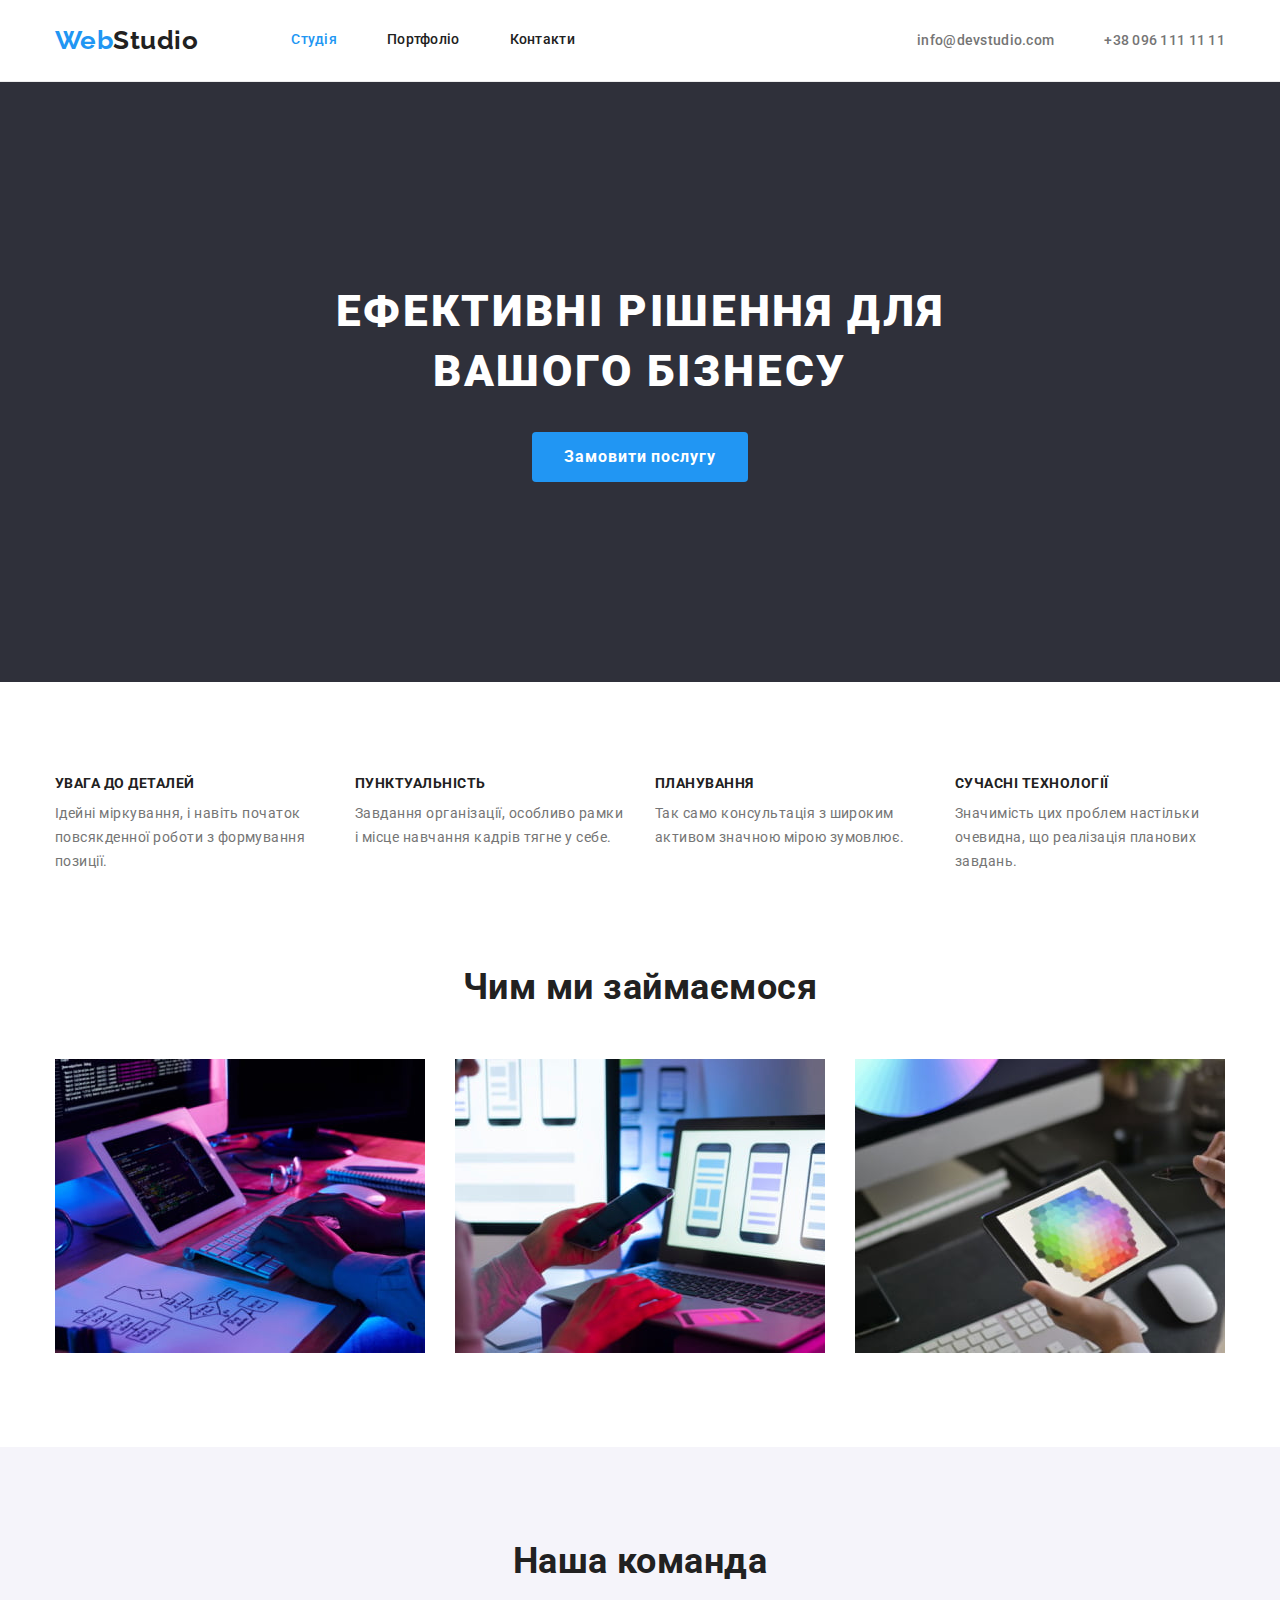
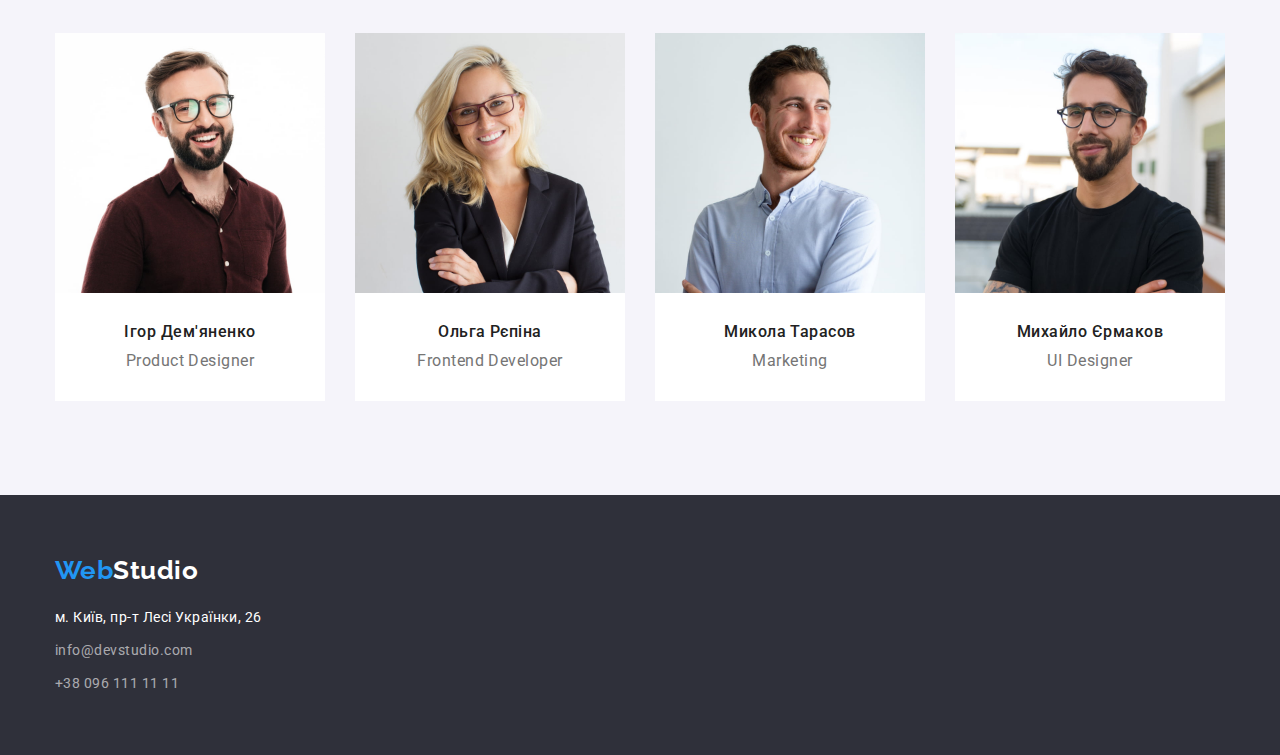
<file: index.html>
<!doctype html>
<html lang="uk">
<head>
    <meta charset="UTF-8">
    <meta http-equiv="X-UA-Compatible" content="IE=edge">
    <meta name="viewport" content="width=device-width, initial-scale=1.0">
    <title>Головна</title>
    <link href="https://fonts.googleapis.com/css2?family=Raleway:wght@700&family=Roboto:wght@400;500;700;900&display=swap" rel="stylesheet">
    <link rel="stylesheet" href="https://cdnjs.cloudflare.com/ajax/libs/modern-normalize/1.1.0/modern-normalize.min.css">
    <link rel="stylesheet" href="./css/styles.css">
</head>

<body>
    <header class="page-header">
        <div class="container">
            <nav class="flex-utility">
                <a class="logo link" href="./index.html"><span class="logo-accent">Web</span>Studio</a>
                <ul class="site-nav list flex-utility">
                    <li class="nav-item"><a class="link current-page" href="./index.html">Студія</a></li>
                    <li class="nav-item"><a class="link" href="./portfolio.html">Портфоліо</a></li>
                    <li class="nav-item"><a class="link" href="">Контакти</a></li>
                </ul>
            </nav>
            
            <ul class="contacts list flex-utility">
                <li class="contacts-item"><a class="link" href="mailto:info@devstudio.com">info@devstudio.com</a></li>
                <li class="contacts-item"><a class="link" href="tel:+380961111111">+38 096 111 11 11</a></li>
            </ul>
        </div>
    </header>

    <main>
        <section class="hero-section">
            <div class="container">
                <h1 class="hero">Ефективні рішення для <br>вашого бізнесу</h1>
                <button class="hero-btn" type="button">Замовити послугу</button>
            </div>
        </section>

        <section class="feature-section section">
            <div class="container">
                <h2 class="section-title">Особливості</h2>
                <ul class="feature-list list flex-utility">
                    <li class="item">
                        <h3 class="item-title">УВАГА ДО ДЕТАЛЕЙ</h3>
                        <p class="item-text">Ідейні міркування, і навіть початок повсякденної роботи з формування позиції.</p>
                    </li>
                    <li class="item">
                        <h3 class="item-title">ПУНКТУАЛЬНІСТЬ</h3>
                        <p class="item-text">Завдання організації, особливо рамки і місце навчання кадрів тягне у себе.</p>
                    </li>
                    <li class="item">
                        <h3 class="item-title">ПЛАНУВАННЯ</h3>
                        <p class="item-text">Так само консультація з широким активом значною мірою зумовлює.</p>
                    </li>
                    <li class="item">
                        <h3 class="item-title">СУЧАСНІ ТЕХНОЛОГІЇ</h3>
                        <p class="item-text">Значимість цих проблем настільки очевидна, що реалізація планових завдань.</p>
                    </li>
                </ul>
            </div>
        </section>

        <section class="work-section section">
            <div class="container">
                <h2 class="section-title">Чим ми займаємося</h2>
                <ul class="list flex-utility">
                    <li class="item"><img src="./images/coding.jpg" alt="розробка" width="370" height="294"></li>
                    <li class="item"><img src="./images/mobile-development.jpg" alt="мобільна розробка" width="370" height="294"></li>
                    <li class="item"><img src="./images/designing.jpg" alt="розробка дизайну" width="370" height="294"></li>
                </ul>
            </div>
        </section>

        <section class="team-section section">
            <div class="container">
                <h2 class="section-title">Наша команда</h2>
                <ul class="team-list list flex-utility">
                    <li class="team-card">
                        <img src="./images/product-designer.jpg" alt="чоловік в окулярах з бородою" width="270" height="260">
                        <div class="wrapper">
                            <h3 class="card-title">Ігор Дем'яненко</h3>
                            <p class="card-text" lang="en">Product Designer</p>
                        </div>
                    </li>
                    <li class="team-card">
                        <img src="./images/frontend-developer.jpg" alt="жінка в костюмі та окулярах" width="270" height="260">
                        <div class="wrapper">
                            <h3 class="card-title">Ольга Рєпіна</h3>
                            <p class="card-text" lang="en">Frontend Developer</p>
                        </div>
                    </li>
                    <li class="team-card">
                        <img src="./images/marketing.jpg" alt="чоловік у блакитній сорочці" width="270" height="260">
                        <div class="wrapper">
                            <h3 class="card-title">Микола Тарасов</h3>
                            <p class="card-text" lang="en">Marketing</p>
                        </div>
                    </li>
                    <li class="team-card">
                        <img src="./images/ui-designer.jpg" alt="чоловік в окулярах та чорній футболці" width="270" height="260">
                        <div class="wrapper">
                            <h3 class="card-title">Михайло Єрмаков</h3>
                            <p class="card-text" lang="en">UI Designer</p>
                        </div>
                    </li>
                </ul>
            </div>
        </section>
    </main>
    
    <footer class="page-footer">
        <div class="container">
            <a class="logo link" href="./index.html"><span class="logo-accent">Web</span>Studio</a>
            <address>
                <p class="addres-text">м. Київ, пр-т Лесі Українки, 26</p>
                <ul class="contact-list list">
                    <li class="item"><a class="link" href="mailto:info@devstudio.com">info@devstudio.com</a></li>
                    <li class="item"><a class="link" href="tel:+380961111111">+38 096 111 11 11</a></li>
                </ul>
            </address>
        </div>
    </footer>
</body>
</html>
</file>
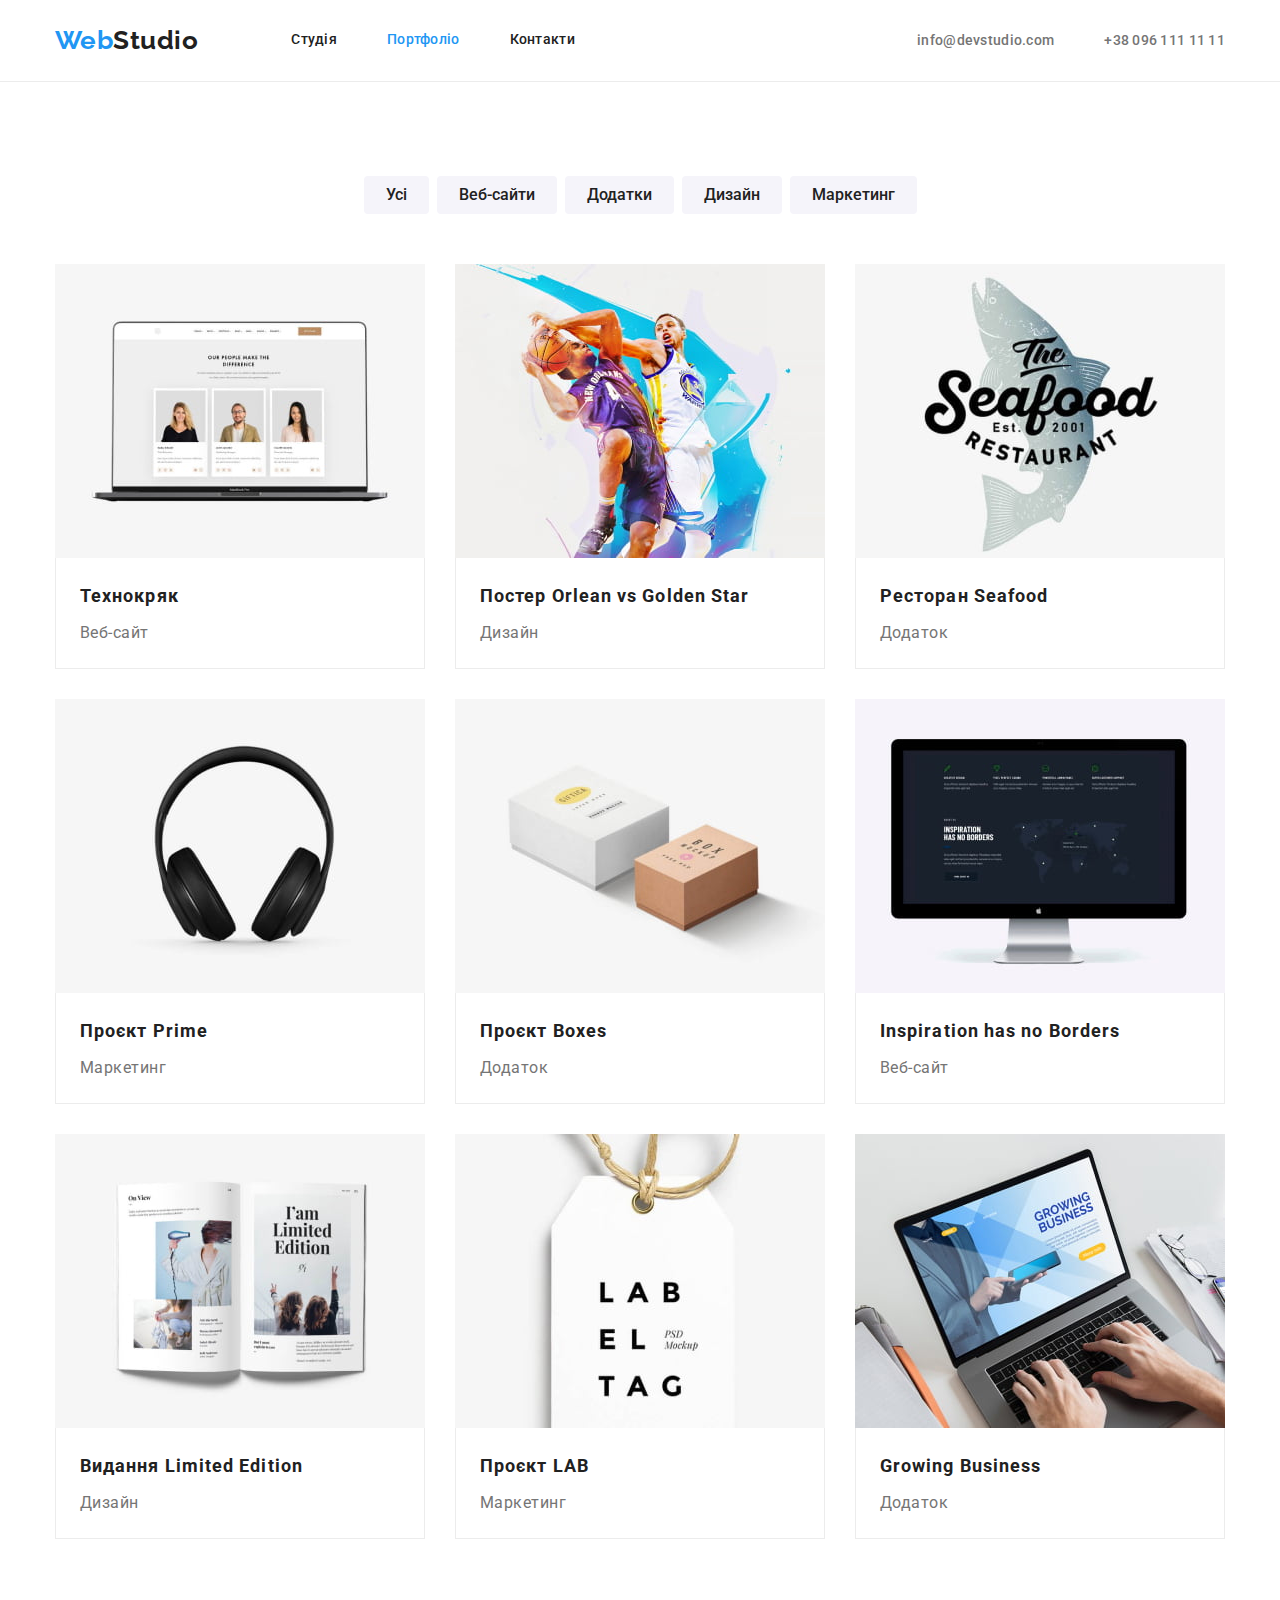
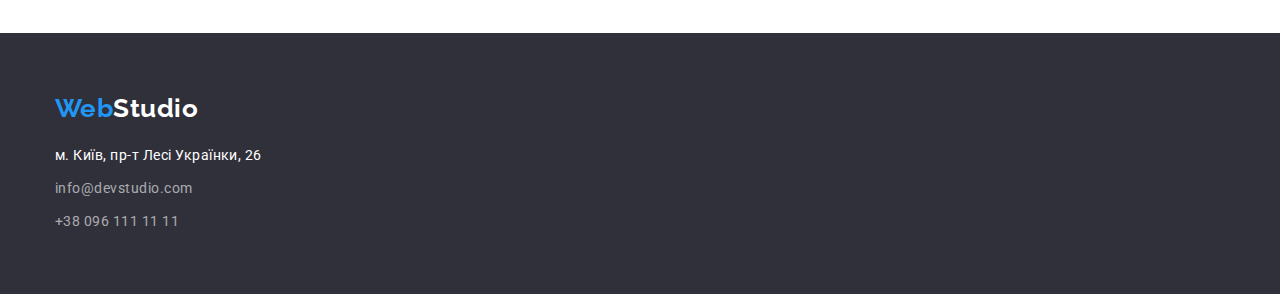
<file: portfolio.html>
<!doctype html>
<html lang="uk">

<head>
    <meta charset="UTF-8">
    <meta http-equiv="X-UA-Compatible" content="IE=edge">
    <meta name="viewport" content="width=device-width, initial-scale=1.0">
    <title>Портфоліо</title>
    <link href="https://fonts.googleapis.com/css2?family=Raleway:wght@700&family=Roboto:wght@400;500;700;900&display=swap" rel="stylesheet">
    <link rel="stylesheet" href="https://cdnjs.cloudflare.com/ajax/libs/modern-normalize/1.1.0/modern-normalize.min.css">
    <link rel="stylesheet" href="./css/styles.css">
</head>

<body>
    <header class="page-header">
        <div class="container">
            <nav class="flex-utility">
                <a class="logo link" href="./index.html"><span class="logo-accent">Web</span>Studio</a>
                <ul class="site-nav list flex-utility">
                    <li class="nav-item"><a class="link" href="./index.html">Студія</a></li>
                    <li class="nav-item"><a class="link  current-page" href="./portfolio.html">Портфоліо</a></li>
                    <li class="nav-item"><a class="link" href="">Контакти</a></li>
                </ul>
            </nav>
    
            <ul class="contacts list flex-utility">
                <li class="contacts-item"><a class="link" href="mailto:info@devstudio.com">info@devstudio.com</a></li>
                <li class="contacts-item"><a class="link" href="tel:+380961111111">+38 096 111 11 11</a></li>
            </ul>
        </div>
    </header>

    <main>
       <section class="projects-section section">
        <div class="container">
            <h1>Реалізовані проекти</h1>
            <ul class="btn-list list flex-utility">
                <li><button class="btn" type="button">Усі</button></li>
                <li><button class="btn" type="button">Веб-сайти</button></li>
                <li><button class="btn" type="button">Додатки</button></li>
                <li><button class="btn" type="button">Дизайн</button></li>
                <li><button class="btn" type="button">Маркетинг</button></li>
            </ul>
            <ul class="work-list list">
                <li class="work-card"><a class="link" href="">
                        <img src="./images/technocrack.jpg" alt="ноутбук з додатком на моніторі" width="370">
                        <div class="wrapper">
                            <h2 class="card-title">Технокряк</h2>
                            <p class="card-text">Веб-сайт</p>
                        </div>
                    </a></li>
                <li class="work-card"><a class="link" href="">
                        <img src="./images/poster.jpg" alt="баскетболісти змагаються за м'яч" width="370">
                        <div class="wrapper">
                            <h2 class="card-title">Постер <span lang="en">Orlean vs Golden Star</span></h2>
                            <p class="card-text">Дизайн</p>
                        </div>
                    </a></li>
                <li class="work-card"><a class="link" href="">
                        <img src="./images/seafood.jpg" alt="силует риби з написом" width="370">
                        <div class="wrapper">
                            <h2 class="card-title">Ресторан <span lang="en">Seafood</span></h2>
                            <p class="card-text">Додаток</p>
                        </div>
                    </a></li>
                <li class="work-card"><a class="link" href="">
                        <img src="./images/prime.jpg" alt="навушники" width="370">
                        <div class="wrapper">
                            <h2 class="card-title">Проєкт <span lang="en">Prime</span></h2>
                            <p class="card-text">Маркетинг</p>
                        </div>
                    </a></li>
                <li class="work-card"><a class="link" href="">
                        <img src="./images/boxes.jpg" alt="коробки" width="370">
                        <div class="wrapper">
                            <h2 class="card-title">Проєкт <span lang="en">Boxes</span></h2>
                            <p class="card-text">Додаток</p>
                        </div>
                    </a></li>
                <li class="work-card"><a class="link" href="">
                        <img src="./images/inspiration.jpg" alt="монітор з віткритим застосунком" width="370">
                        <div class="wrapper">
                            <h2 class="card-title" lang="en">Inspiration has no Borders</h2>
                            <p class="card-text">Веб-сайт</p>
                        </div>
                    </a></li>
                <li class="work-card"><a class="link" href="">
                        <img src="./images/limited-edition.jpg" alt="журнал" width="370">
                        <div class="wrapper">
                            <h2 class="card-title">Видання <span lang="en">Limited Edition</span></h2>
                            <p class="card-text">Дизайн</p>
                        </div>
                    </a></li>
                <li class="work-card"><a class="link" href="">
                        <img src="./images/lab.jpg" alt="етикетка" width="370">
                        <div class="wrapper">
                            <h2 class="card-title">Проєкт <span lang="en">LAB</span></h2>
                            <p class="card-text">Маркетинг</p>
                        </div>
                    </a></li>
                <li class="work-card"><a class="link" href="">
                        <img src="./images/growing-busines.jpg" alt="ноутбук за яким працює людина" width="370">
                        <div class="wrapper">
                            <h2 class="card-title" lang="en">Growing Business</h2>
                            <p class="card-text">Додаток</p>
                        </div>
                    </a></li>
            </ul>
        </div>
       </section>
    </main>

    <footer class="page-footer">
        <div class="container">
            <a class="logo link" href="./index.html"><span class="logo-accent">Web</span>Studio</a>
            <address>
                <p class="addres-text">м. Київ, пр-т Лесі Українки, 26</p>
                <ul class="contact-list list">
                    <li class="item"><a class="link" href="mailto:info@devstudio.com">info@devstudio.com</a></li>
                    <li class="item"><a class="link" href="tel:+380961111111">+38 096 111 11 11</a></li>
                </ul>
            </address>
        </div>
    </footer>
</body>

</html>
</file>
<file: css/styles.css>
:root {
    --accent-color: #2196F3;
    --main-text-color: #757575;
    --title-text-color: #212121;
    --primary-white-color: #FFFFFF;
    --secondary-bg-color: #2F303A;
    --btn-bg-color: #F5F4FA;
    --border-color: #ECECEC;
}

body {
    color: var(--main-text-color);
    font-family: 'Roboto', sans-serif;
    font-size: 16px;
    font-style: normal;
    line-height: 1.17;
    letter-spacing: 0.03em;
}

ul, h1, h2, h3, h4, h5, h6, p {
    margin: 0;
    padding: 0;
}

img {
    display: block;
    max-width: 100%;
    height: auto;
}

.list {
    list-style: none;
}

.link {

    color: inherit;
    font-style: normal;
    text-decoration: none;
}

.flex-utility {
    display: flex;
}

.container {
    margin: 0 auto;
    width: 1200px;
    padding: 0 15px;    
}

.section {
    padding-bottom: 94px;
    padding-top: 94px;
}

.page-header {
    padding-top: 25px;
    padding-bottom: 25px;
}

.page-header .container {
    display: flex;
    align-items: center;
}

.logo {
    display: block;
    margin-right: 93px;
    color: var(--title-text-color);

    font-family: 'Raleway', sans-serif;
    font-weight: 700;
    font-size: 26px;
    line-height: 1.19;
}

.logo-accent {
    color: var(--accent-color);
}

.contacts.list {
    margin-left: auto;
}

.site-nav .nav-item:not(:last-child) {
    margin-right: 50px;
}

.site-nav .nav-item {
    display: flex;
    align-items: center;
}
.site-nav .link {
    display: block;
        
    color: var(--title-text-color);
    font-weight: 500;
    font-size: 14px;
    line-height: 1.14;
    letter-spacing: 0.02em;
}

.nav-item .current-page {
    color: var(--accent-color);
}    

.nav-item .link:hover,
.nav-item .link:focus,
.contacts .link:hover,
.contacts .link:focus,
.contact-list .link:hover,
.contact-list .link:focus {
    color: var(--accent-color);
}

.contacts .contacts-item:not(:last-child) {
    margin-right: 50px;
}

.contacts .link{
    color: var(--main-text-color);

    font-weight: 500;
    font-size: 14px;
    line-height: 1.14;
    letter-spacing: 0.02em;
}

.page-header {
    border-bottom: 1px solid;
    border-color: var(--border-color);
}

.hero-section {
    padding-top: 200px;
    padding-bottom: 200px;
    text-align: center;

    background-color: var(--secondary-bg-color);
}

.hero {
    margin-bottom: 30px;
    color: var(--primary-white-color);

    font-weight: 900;
    font-size: 44px;
    line-height: 1.36;
    text-align: center;
    letter-spacing: 0.06em;
    text-transform: uppercase;
}

.hero-btn {
    min-width: 216px;
    padding: 10px 32px;


    color: var(--primary-white-color);
    background-color: #2196F3;
    border: transparent;
    border-radius: 4px;

    font-family: inherit;
    font-weight: 700;
    font-size: 16px;
    line-height: 1.88;
    text-align: center;
    letter-spacing: 0.06em;
}

.feature-list .item {
    width: 270px;
}

.feature-list .item:not(:last-child) {
    margin-right: 30px;
}

.feature-list .item-title {
    margin-bottom: 10px;

    color: var(--title-text-color);
    
    font-weight: 700;
    font-size: 14px;
    line-height: 1.14;
    text-transform: uppercase;
}

.feature-list .item-text {
    line-height: 1.71;
    font-size: 14px;
}

.section-title {
    color: var(--title-text-color);

    font-weight: 700;
    font-size: 36px;
    line-height: 1.16;
    text-align: center;
}

.work-section {
    padding-top: 0;
}

.work-section .section-title {
    margin-bottom: 50px;
}

.work-section .item:not(:last-child) {
    margin-right: 30px;
}

.team-section {
    background-color: var(--btn-bg-color);
}

.team-section .section-title {
    margin-bottom: 50px;
}

.team-card:not(:last-child) {
    margin-right: 30px;
}

.team-card .wrapper {
    padding-top: 30px;
    padding-bottom: 30px;
    background-color: var(--primary-white-color);
}

.team-card .card-title {
    color: var(--title-text-color);

    font-size: 16px;
    font-weight: 500;
    line-height: 1.18;
    text-align: center;
}

.team-card .card-text {
    margin-top: 10px;

    line-height: 1.18;
    text-align: center;
}

.page-footer {
    padding-bottom: 60px;
    padding-top: 60px;

    background-color: var(--secondary-bg-color);
}

.page-footer .logo {
    margin-bottom: 20px;

    color: var(--primary-white-color);
}

.addres-text {
    margin-bottom: 9px;

    color: var(--primary-white-color);

    font-style: normal;
    font-size: 14px;
    line-height: 1.71;
}

.contact-list .item:not(:last-child) {
    margin-bottom: 9px;
}

.contact-list .link {
    color: rgba(255, 255, 255, 0.6);

    font-size: 14px;
    line-height: 1.71;    
}

/* тимчасове рішення */
.projects-section h1,
.feature-section h2 {
    display: none;
}


.btn-list {
    margin-bottom: 50px;
    justify-content: center;
}

.projects-section .work-list {
    display: flex;
    flex-wrap: wrap;
}

.work-list .work-card:not(:nth-child(3n)) {
    margin-right: 30px;    
}

.work-list .work-card:not(:nth-last-child(-n + 3)) {
    margin-bottom: 30px;
}

.work-list .work-card {
    width: 370px;    
}

.work-list .wrapper {
    padding: 20px 24px;

    border: var(--border-color) 1px solid;
    border-top: none;
}

.work-card .card-title {
    margin-bottom: 4px;

    color: var(--title-text-color);

    font-weight: 700;
    font-size: 18px;
    line-height: 2;
    letter-spacing: 0.06em;
}

.work-card .card-text {
    line-height: 1.88;
}

.btn-list li:not(:last-child) {
    margin-right: 8px;
}

.btn-list .btn {
    padding: 6px 22px;

    color: var(--title-text-color);
    background-color: var(--btn-bg-color);
    border: transparent;
    border-radius: 4px;

    font-family: 'Roboto', sans-serif;
    font-size: 16px;
    font-weight: 500;
    line-height: 1.62;
    text-align: center;
}

.btn-list .btn:hover,
.btn-list .btn:focus {
    background-color: var(--accent-color);
    color: var(--primary-white-color);
}
</file>
